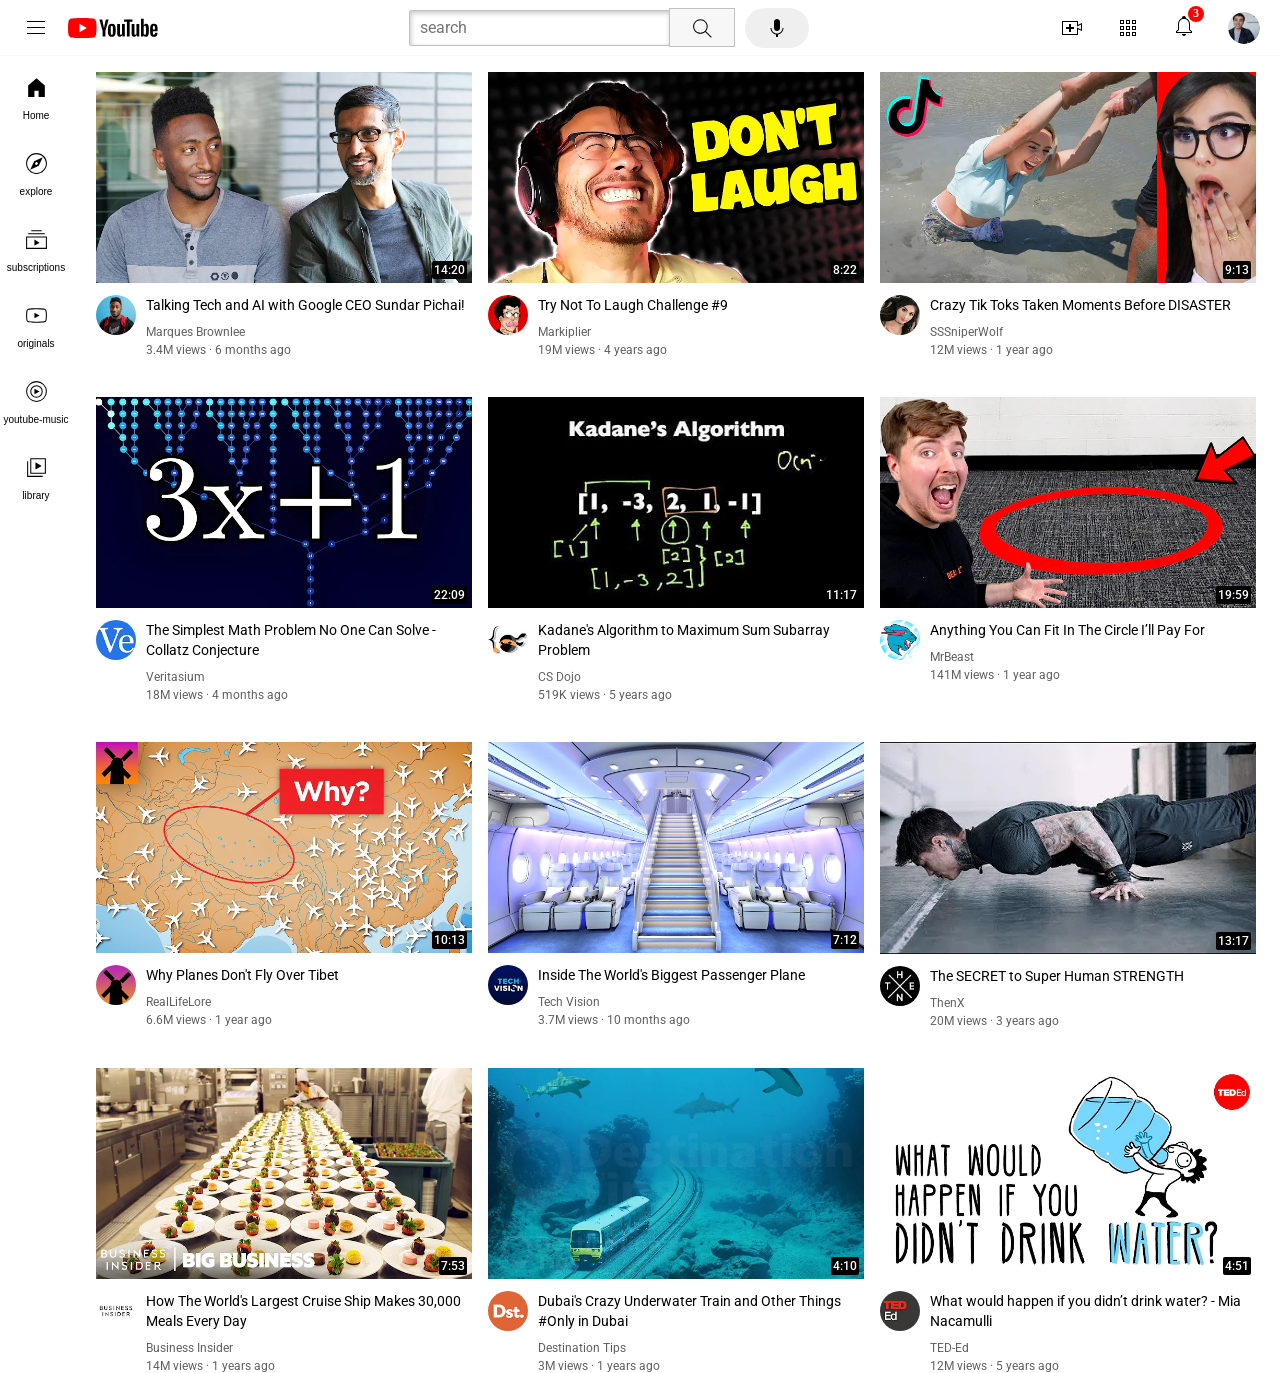
<file: index.html>
<!DOCTYPE html>
    <html>
        <head>
            <title>Youtube.com clone</title>
            <link rel="preconnect" href="https://fonts.googleapis.com">
            <link rel="preconnect" href="https://fonts.gstatic.com" crossorigin>
            <link href="https://fonts.googleapis.com/css2?family=Roboto:ital,wght@0,100..900;1,100..900&display=swap" rel="stylesheet">
            <link rel="stylesheet" href="styles/general.css">
            <link rel="stylesheet" href="styles/video.css">
            <link rel="stylesheet" href="styles/header.css">
            <link rel="stylesheet" href="styles/sidebar.css">
        </head>
        <body>
            <div class="header1">
                <div class="left">
                   
                    <img class="menu" src="logo/hamburger-menu.svg">
                    <img class="home" src="logo/youtube-logo.svg">
                </div>
                <div class="middle">
                    <input class="search" type="text" placeholder="search"> 
                    <button class="searchsvg">
                        <img class="searchicon" src="logo/search.svg">
                        <div class="tooltip">Search</div>
                    </button>
                    <button class="voice">
                        <img class="voiceicon" src="logo/voice-search-icon.svg">
                        <div class="tooltip">Search with your voice</div>
                    </button>
                </div>
                
                <div class="right">
                    <img class="upload" src="logo/upload.svg">
                    <img class="apps" src="logo/youtube-apps.svg">

                    <div class="notification-icon">

                    <img class="notifications" src="logo/notifications.svg">

                    <div class="notifications-count">3</div>

                    </div>
                    <img class="mychannel" src="logo/my-channel (1).jpeg">
                </div>
                
            </div>

            <div class="sidebar">
                <div class="sidebar-link">
                    <img src="logo/home.svg">
                    <div>Home</div>
                </div>
                <div class="sidebar-link">
                    <img src="logo/explore.svg">
                    <div>explore</div>
                </div>
                <div class="sidebar-link">
                    <img src="logo/subscriptions (1).svg">
                    <div>subscriptions</div>
                </div>
                <div class="sidebar-link">
                    <img src="logo/originals.svg">
                    <div>originals</div>
                </div>
                <div class="sidebar-link">
                    <img src="logo/youtube-music.svg">
                    <div>youtube-music</div>
                </div>
                <div class="sidebar-link">
                    <img src="logo/library.svg">
                    <div>library</div>
                </div>
                </div>
            <div class="videogrid">
                <div class="videopre">
                    <div class="thumbnailsrow"> <img class="thumbnails" src="thumbnails/pic1.webp">
                    <div class="videotime">14:20</div>
                    </div>
                    <div class="videoinfogrid" >
                        <div class="channelpic"><img class="profilepic" src="chanelnames/channel-1.jpeg"></div>
                        <div class="videoinfo"> 
                        <p class="video">Talking Tech and AI with Google CEO Sundar Pichai!</p>
                        <p class="videoauth">Marques Brownlee</p>
                        <p class="videostat">3.4M views · 6 months ago</p>
                        </div> 
                    </div>
                    
                </div>
                <div class="videopre">
                    <div class="thumbnailsrow"> <img class="thumbnails" src="thumbnails/pic2.webp">
                        <div class="videotime">8:22</div>
                        </div>
                    <div class="videoinfogrid">
                        <div class="channelpic">
                            <img class="profilepic" src="chanelnames/channel-2.jpeg"></div>
                        <div class="videoinfo"> 
                        <p class="video">
                            Try Not To Laugh Challenge #9</p>
                        <p class="videoauth">Markiplier</p>
                        <p class="videostat">19M views &#183; 4 years ago</p>
                        </div> 
                    </div>
                </div>
                
                
                <div class="videopre">
                    <div class="thumbnailsrow"> <img class="thumbnails" src="thumbnails/pic3.webp">
                        <div class="videotime">9:13</div></div>
                    <div class="videoinfogrid" >
                        <div class="channelpic"><img class="profilepic" src="chanelnames/channel-3.jpeg"></div>
                        <div class="videoinfo"> 
                        <p class="video">Crazy Tik Toks Taken Moments Before DISASTER</p>
                        <p class="videoauth">SSSniperWolf</p>
                        <p class="videostat">12M views · 1 year ago</p>
                        </div> 
                    </div>
                </div>
                <div class="videopre">
                    <div class="thumbnailsrow"> <img class="thumbnails" src="thumbnails/pic4.webp">
                        <div class="videotime">22:09</div></div>
                    <div class="videoinfogrid">
                        <div class="channelpic">
                            <img class="profilepic" src="chanelnames/channel-4.jpeg"></div>
                        <div class="videoinfo"> 
                        <p class="video">
                            
    The Simplest Math Problem No One Can Solve - Collatz Conjecture</p>
                        <p class="videoauth">Veritasium</p>
                        <p class="videostat">18M views · 4 months ago</p>
                        </div> 
                    </div>
                </div>
                <div class="videopre">
                    <div class="thumbnailsrow"> <img class="thumbnails" src="thumbnails/pic5.webp">
                        <div class="videotime">11:17</div></div>
                    <div class="videoinfogrid" >
                        <div class="channelpic"><img class="profilepic" src="chanelnames/channel-5.jpeg"></div>
                        <div class="videoinfo"> 
                        <p class="video">
                            Kadane's Algorithm to Maximum Sum Subarray Problem</p>
                        <p class="videoauth">CS Dojo</p>
                        <p class="videostat">519K views · 5 years ago</p>
                        </div> 
                    </div>
                </div>
                <div class="videopre">
                    <div class="thumbnailsrow"> <img class="thumbnails" src="thumbnails/pic6.webp">
                        <div class="videotime">19:59</div></div>
                    <div class="videoinfogrid">
                        <div class="channelpic">
                            <img class="profilepic" src="chanelnames/channel-6.jpeg"></div>
                        <div class="videoinfo"> 
                        <p class="video">
                        
        Anything You Can Fit In The Circle I’ll Pay For</p>
                        <p class="videoauth">MrBeast</p>
                        <p class="videostat">141M views · 1 year ago</p>
                        </div> 
                    </div>
                </div>
                <div class="videopre">
                    <div class="thumbnailsrow"> <img class="thumbnails" src="thumbnails/pic7.webp">
                        <div class="videotime">10:13</div></div>
                    <div class="videoinfogrid">
                        <div class="channelpic">
                            <img class="profilepic" src="chanelnames/channel-7.jpeg"></div>
                        <div class="videoinfo"> 
                        <p class="video">
                            Why Planes Don't Fly Over Tibet</p>
                        <p class="videoauth">RealLifeLore</p>
                        <p class="videostat">6.6M views · 1 year ago</p>
                        </div> 
                    </div>
                </div>
                <div class="videopre">
                    <div class="thumbnailsrow"> <img class="thumbnails" src="thumbnails/pic8.webp">
                        <div class="videotime">7:12</div></div>
                    <div class="videoinfogrid">
                        <div class="channelpic">
                            <img class="profilepic" src="chanelnames/channel-8.jpeg"></div>
                        <div class="videoinfo"> 
                        <p class="video">
                            
    Inside The World's Biggest Passenger Plane</p>
                        <p class="videoauth">Tech Vision</p>
                        <p class="videostat">3.7M views · 10 months ago</p>
                        </div> 
                    </div>
                </div>
                <div class="videopre">
                    <div class="thumbnailsrow"> <img class="thumbnails" src="thumbnails/pic9.webp">
                        <div class="videotime">13:17</div></div>
                    <div class="videoinfogrid">
                        <div class="channelpic">
                            <img class="profilepic" src="chanelnames/channel-9.jpeg"></div>
                        <div class="videoinfo"> 
                        <p class="video">
                            The SECRET to Super Human STRENGTH</p>
                        <p class="videoauth">ThenX</p>
                        <p class="videostat">20M views &#183; 3 years ago</p>
                        </div> 
                    </div>
                </div>
                <div class="videopre">
                    <div class="thumbnailsrow"> <img class="thumbnails" src="thumbnails/pic10.webp">
                        <div class="videotime">7:53</div></div>
                    <div class="videoinfogrid">
                        <div class="channelpic">
                            <img class="profilepic" src="chanelnames/channel-10.jpeg"></div>
                        <div class="videoinfo"> 
                        <p class="video">
                        
    How The World's Largest Cruise Ship Makes 30,000 Meals Every Day</p>
                        <p class="videoauth">Business Insider</p>
                        <p class="videostat">14M views &#183; 1 years ago</p>
                        </div> 
                    </div>
                </div>
                <div class="videopre">
                    <div class="thumbnailsrow"> <img class="thumbnails" src="thumbnails/pic11.webp">
                        <div class="videotime">4:10</div></div>
                    <div class="videoinfogrid">
                        <div class="channelpic">
                            <img class="profilepic" src="chanelnames/channel-11.jpeg"></div>
                        <div class="videoinfo"> 
                        <p class="video">
                            Dubai's Crazy Underwater Train and Other Things #Only in Dubai</p>
                        <p class="videoauth">Destination Tips</p>
                        <p class="videostat">3M views &#183; 1 years ago</p>
                        </div> 
                    </div>
                </div>
                <div class="videopre">
                    <div class="thumbnailsrow"> <img class="thumbnails" src="thumbnails/pic12.webp">
                        <div class="videotime">4:51</div></div>
                    <div class="videoinfogrid">
                        <div class="channelpic">
                            <img class="profilepic" src="chanelnames/channel-12.jpeg"></div>
                        <div class="videoinfo"> 
                        <p class="video">
                            What would happen if you didn’t drink water? - Mia Nacamulli</p>
                        <p class="videoauth">TED-Ed</p>
                        <p class="videostat">12M views &#183; 5 years ago</p>
                        </div> 
                    </div>
                </div>
                
                
            
            </div>
            
        
        </body>
    </html>
</file>
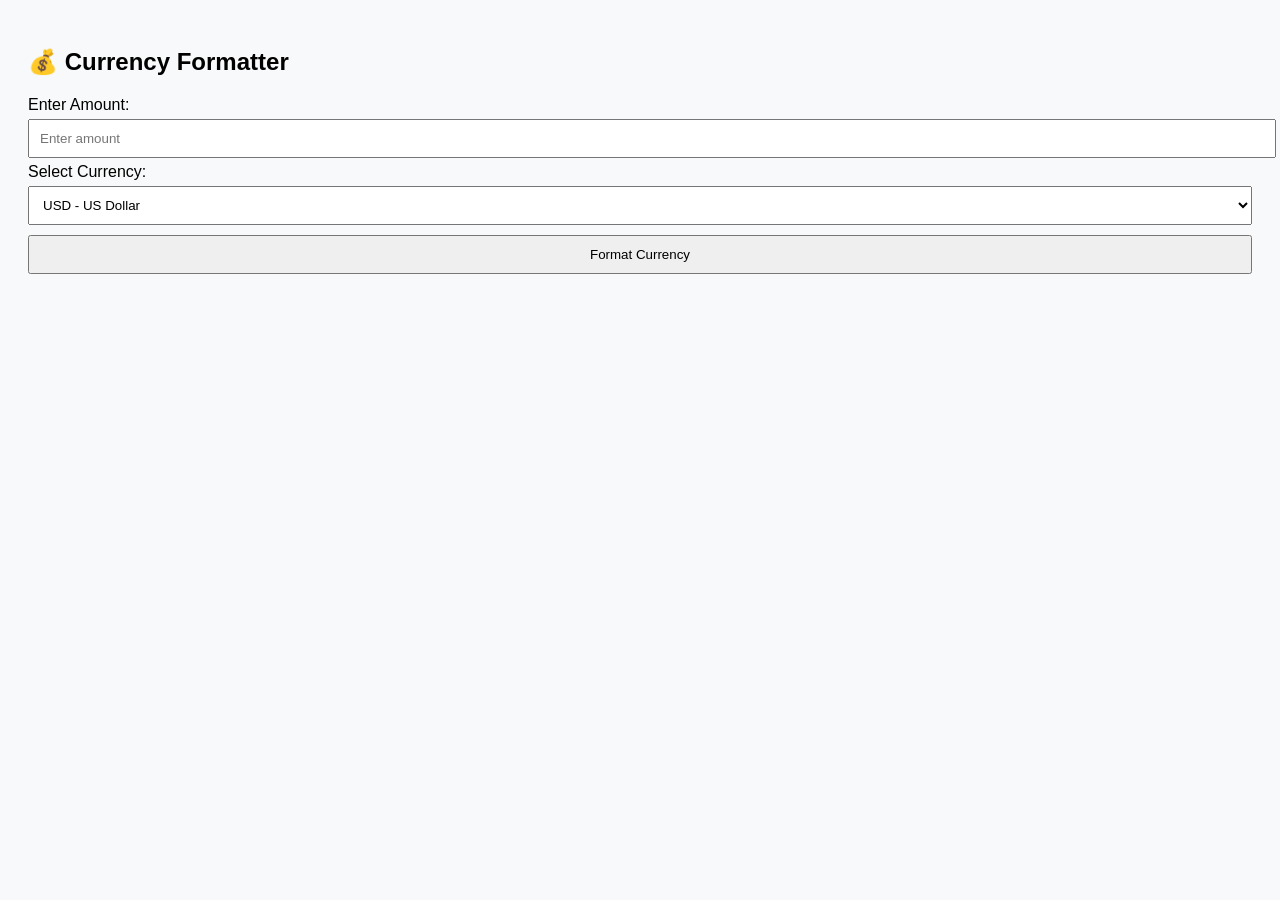
<file: currency_Formatter.html>
<!DOCTYPE html>
<html>
<head>
  <title>Currency Formatter</title>
  <style>
    body {
      font-family: Arial;
      padding: 20px;
      background: #f8f9fa;
    }
    input, select, button {
      padding: 10px;
      margin: 5px 0;
      width: 100%;
    }
    .output {
      font-size: 1.2rem;
      margin-top: 15px;
      color: green;
    }
  </style>
</head>
<body>

  <h2>💰 Currency Formatter</h2>

  <label>Enter Amount:</label>
  <input type="number" id="amount" placeholder="Enter amount" />

  <label>Select Currency:</label>
  <select id="currencyCode">
    <option value="USD">USD - US Dollar</option>
    <option value="INR">INR - Indian Rupee</option>
    <option value="EUR">EUR - Euro</option>
    <option value="GBP">GBP - British Pound</option>
    <option value="JPY">JPY - Japanese Yen</option>
    <option value="AUD">AUD - Australian Dollar</option>
    <option value="CAD">CAD - Canadian Dollar</option>
  </select>

  <button onclick="formatAndShow()">Format Currency</button>

  <div class="output" id="result"></div>

  <script>
    function formatCurrency(amount, currencyCode) {
      const currencyLocales = {
        USD: 'en-US',
        INR: 'en-IN',
        EUR: 'de-DE',
        GBP: 'en-GB',
        JPY: 'ja-JP',
        AUD: 'en-AU',
        CAD: 'en-CA'
      };

      const locale = currencyLocales[currencyCode] || 'en-US';

      return new Intl.NumberFormat(locale, {
        style: 'currency',
        currency: currencyCode,
        minimumFractionDigits: 2,
        maximumFractionDigits: 2
      }).format(amount);
    }

    function formatAndShow() {
      const amount = parseFloat(document.getElementById("amount").value);
      const code = document.getElementById("currencyCode").value;

      if (isNaN(amount)) {
        document.getElementById("result").innerText = "Please enter a valid amount.";
        return;
      }

      const result = formatCurrency(amount, code);
      document.getElementById("result").innerText = `Formatted Value: ${result}`;
    }
  </script>

</body>
</html>
</file>
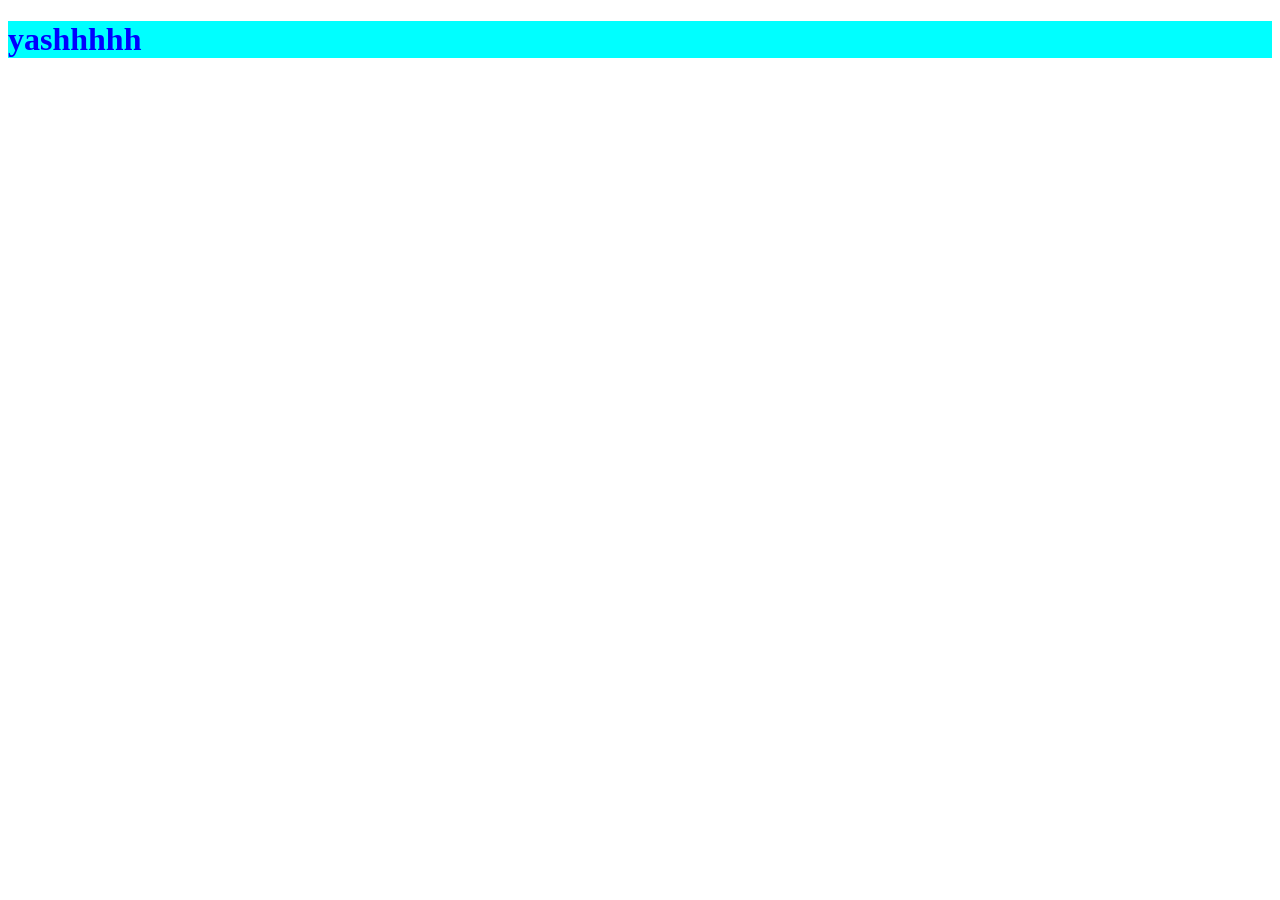
<file: new.html>
<!DOCTYPE html>
<html lang="en">
<head>
    <meta charset="UTF-8">
    <meta name="viewport" content="width=device-width, initial-scale=1.0">
    <title>Document</title>
    <style>
        
        #myid{
            color: brown;
        }
    </style>
</head>
<body>
    <h1 id="myid" style="color:blue;background-color:aqua">yashhhhh</h1>
</body>
</html>
</file>
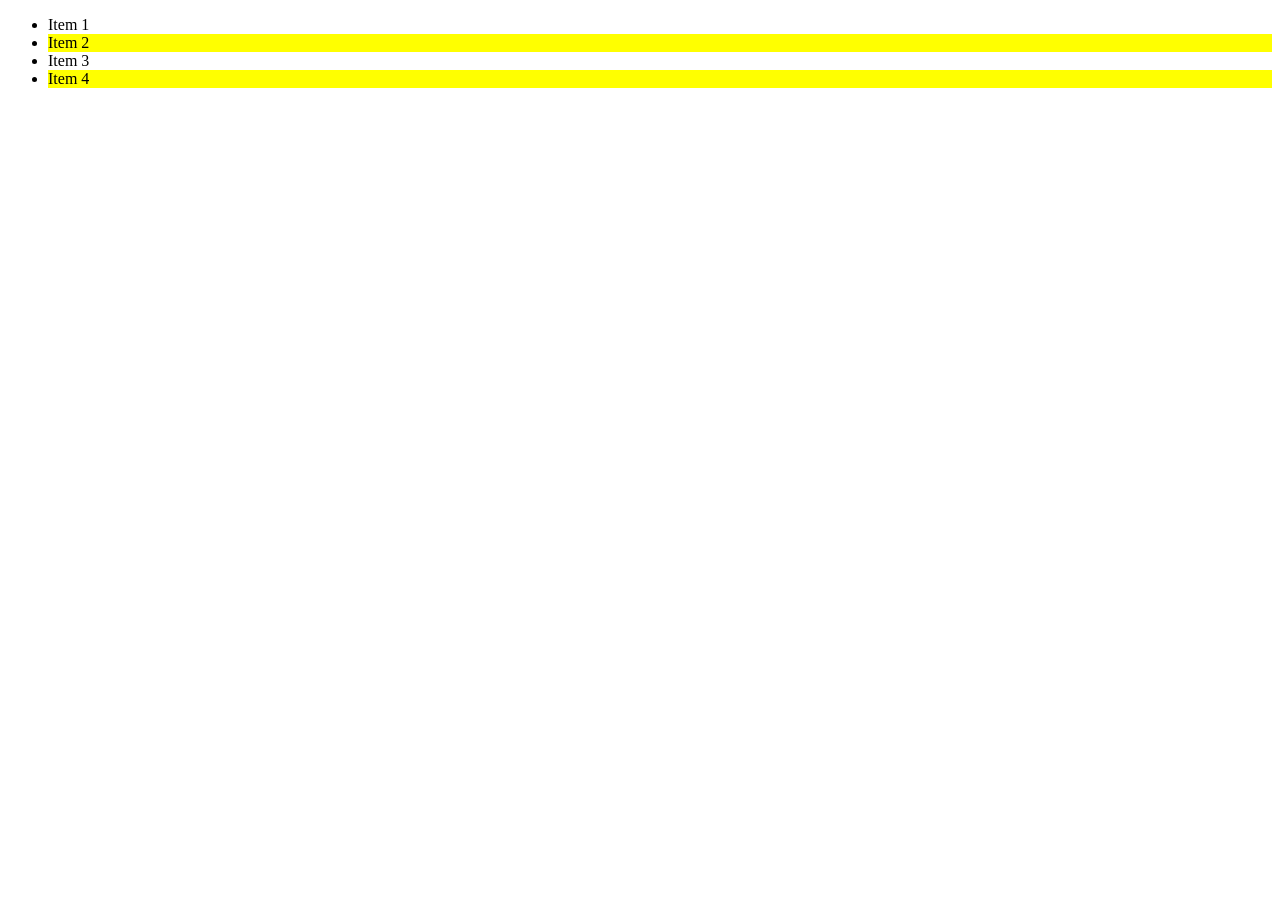
<file: Question_3.html>
<!DOCTYPE html>
<html lang="en">
    <head>
        <title>Question_3</title>
        <style>
            .highlight {
            background-color: yellow;
            }
        </style>
    </head>
    <body>
        <ul id="myList">
            <li>Item 1</li>
            <li>Item 2</li>
            <li>Item 3</li>
            <li>Item 4</li>
        </ul>
        
        <script>
            let items = document.querySelectorAll('#myList li');
        
            // Log text content
            items.forEach((item,index) => {
            console.log(`Item ${1+index}:`, item.textContent);
        
            // Add highlight to every second item
            if ((index + 1) % 2 === 0) {
                item.classList.add("highlight");
            }
            });
        
            // Log total count
            console.log("Total list items:", items.length);
        </script>
    </body>
</html>
</file>
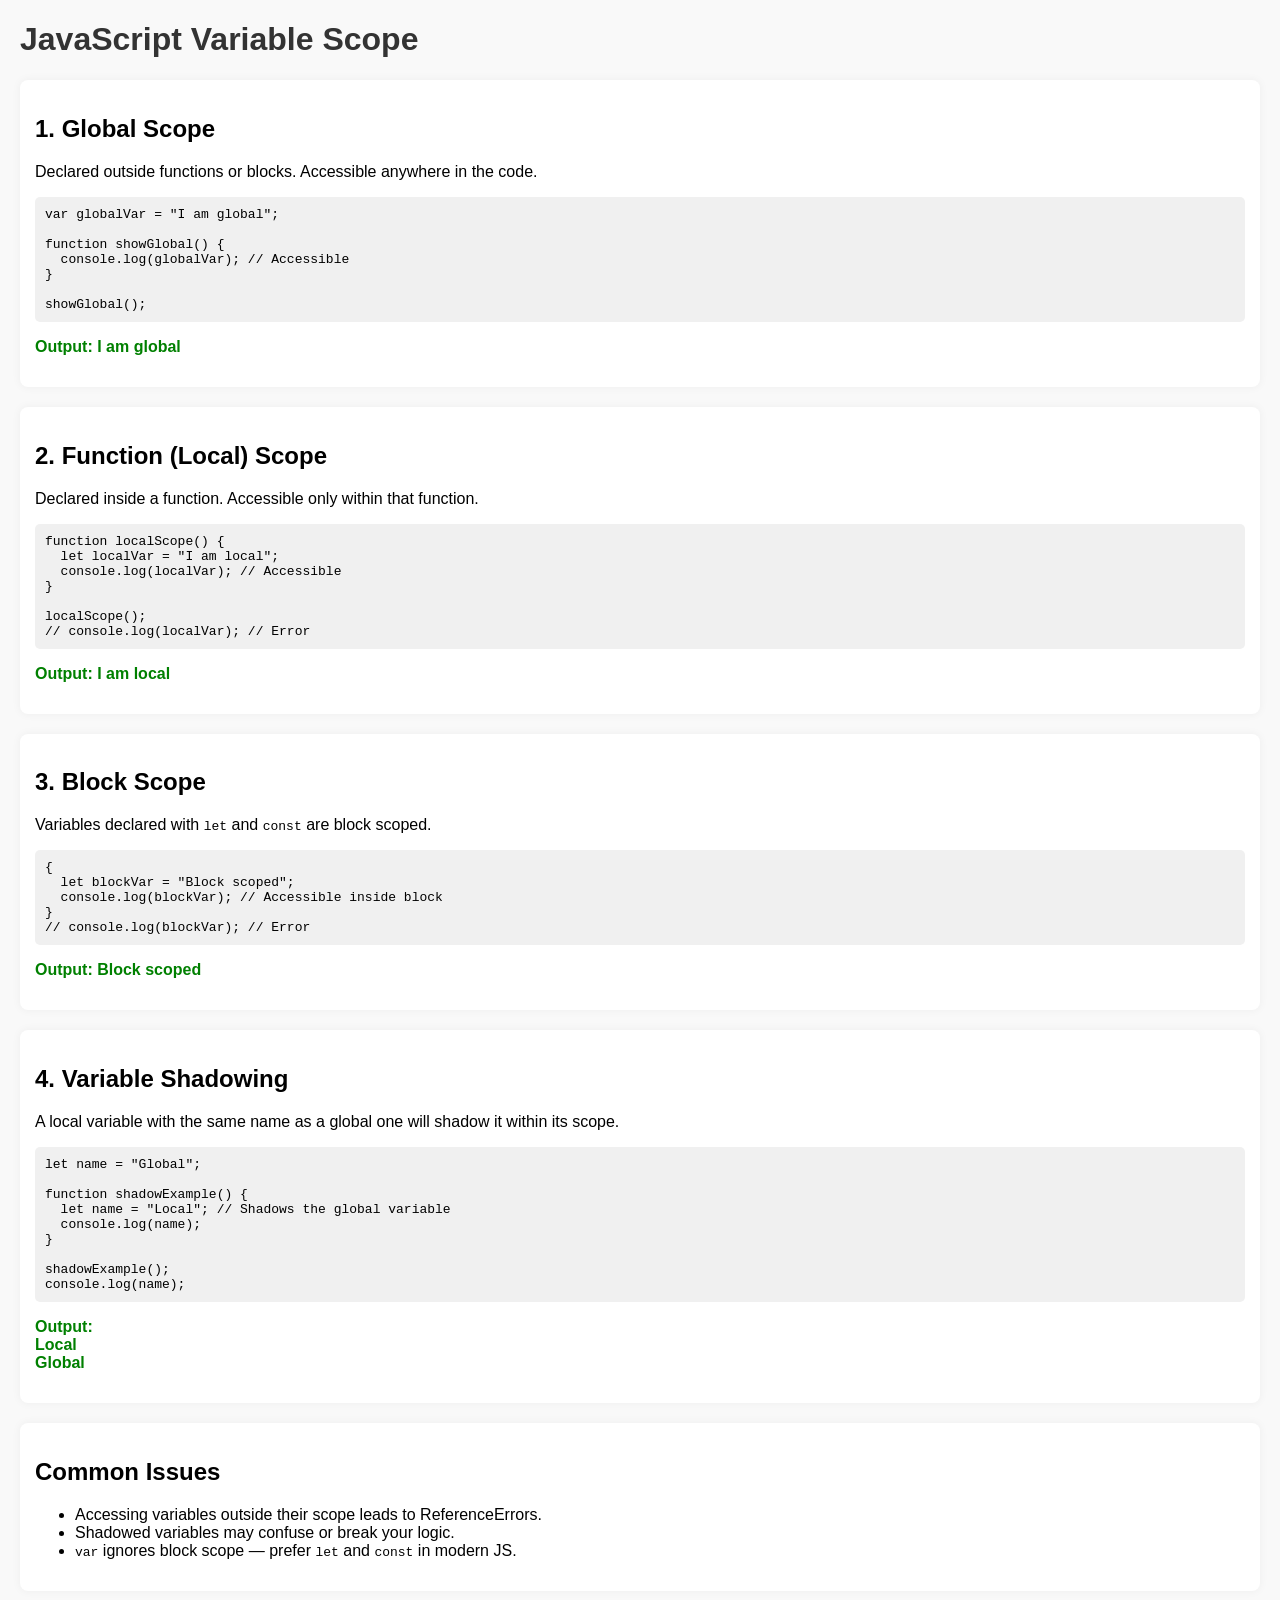
<file: Question_4.html>
<!DOCTYPE html>
<html lang="en">
<head>
  <meta charset="UTF-8">
  <meta name="viewport" content="width=device-width, initial-scale=1.0">
  <title>JavaScript Variable Scope Explained</title>
  <style>
    body {
      font-family: Arial, sans-serif;
      margin: 20px;
      background-color: #f9f9f9;
    }
    h1 {
      color: #333;
    }
    .section {
      background: #fff;
      padding: 15px;
      border-radius: 8px;
      box-shadow: 0 0 10px rgba(0,0,0,0.05);
      margin-bottom: 20px;
    }
    pre {
      background: #f0f0f0;
      padding: 10px;
      border-radius: 5px;
      overflow-x: auto;
    }
    .output {
      color: green;
      font-weight: bold;
    }
  </style>
</head>
<body>
  <h1>JavaScript Variable Scope</h1>

  <div class="section">
    <h2>1. Global Scope</h2>
    <p>Declared outside functions or blocks. Accessible anywhere in the code.</p>
    <pre><code>var globalVar = "I am global";

function showGlobal() {
  console.log(globalVar); // Accessible
}

showGlobal();</code></pre>
    <p class="output">Output: I am global</p>
  </div>

  <div class="section">
    <h2>2. Function (Local) Scope</h2>
    <p>Declared inside a function. Accessible only within that function.</p>
    <pre><code>function localScope() {
  let localVar = "I am local";
  console.log(localVar); // Accessible
}

localScope();
// console.log(localVar); // Error</code></pre>
    <p class="output">Output: I am local</p>
  </div>

  <div class="section">
    <h2>3. Block Scope</h2>
    <p>Variables declared with <code>let</code> and <code>const</code> are block scoped.</p>
    <pre><code>{
  let blockVar = "Block scoped";
  console.log(blockVar); // Accessible inside block
}
// console.log(blockVar); // Error</code></pre>
    <p class="output">Output: Block scoped</p>
  </div>

  <div class="section">
    <h2>4. Variable Shadowing</h2>
    <p>A local variable with the same name as a global one will shadow it within its scope.</p>
    <pre><code>let name = "Global";

function shadowExample() {
  let name = "Local"; // Shadows the global variable
  console.log(name);
}

shadowExample();
console.log(name);</code></pre>
    <p class="output">Output:<br>Local<br>Global</p>
  </div>

  <div class="section">
    <h2>Common Issues</h2>
    <ul>
      <li>Accessing variables outside their scope leads to ReferenceErrors.</li>
      <li>Shadowed variables may confuse or break your logic.</li>
      <li><code>var</code> ignores block scope — prefer <code>let</code> and <code>const</code> in modern JS.</li>
    </ul>
  </div>

</body>
</html>
</file>
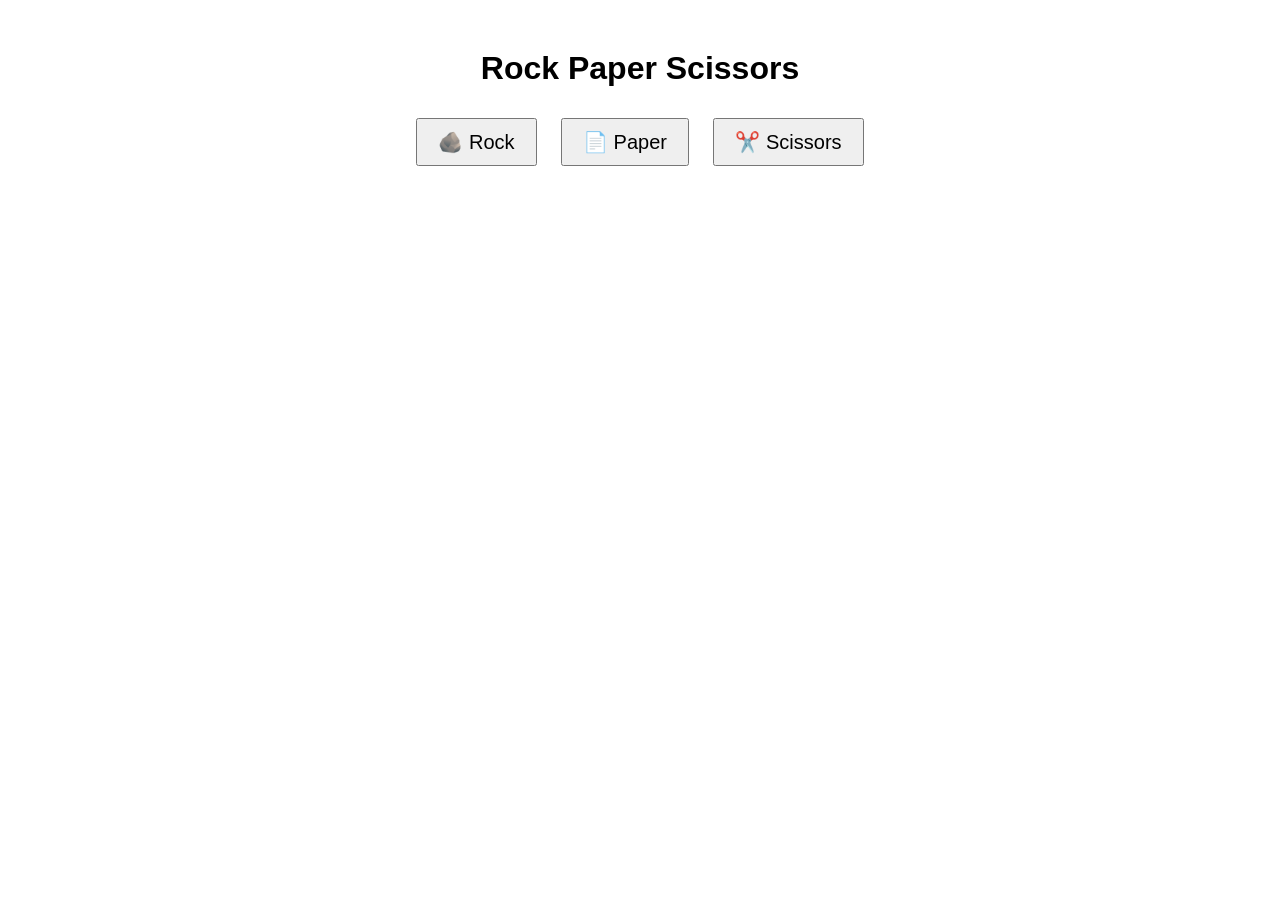
<file: threeImagegame.html>
<!DOCTYPE html>
<html lang="en">
<head>
  <meta charset="UTF-8">
  <title>Rock Paper Scissors</title>
  <style>
    body {
      text-align: center;
      font-family: Arial;
      margin-top: 50px;
    }
    button {
      font-size: 20px;
      margin: 10px;
      padding: 10px 20px;
      cursor: pointer;
    }
    #result {
      margin-top: 30px;
      font-size: 24px;
    }
  </style>
</head>
<body>

  <h1>Rock Paper Scissors</h1>
  <button onclick="play('rock')">🪨 Rock</button>
  <button onclick="play('paper')">📄 Paper</button>
  <button onclick="play('scissors')">✂️ Scissors</button>

  <div id="result"></div>

  <script>
    function play(userChoice) {
      const choices = ['rock', 'paper', 'scissors'];
      const computerChoice = choices[Math.floor(Math.random() * 3)];

      let result = '';

      if (userChoice === computerChoice) {
        result = "It's a draw! 🤝";
      } else if (
        (userChoice === 'rock' && computerChoice === 'scissors') ||
        (userChoice === 'paper' && computerChoice === 'rock') ||
        (userChoice === 'scissors' && computerChoice === 'paper')
      ) {
        result = `You Win! 🎉`;
      } else {
        result = `You Lose! 😢`;
      }
      
      document.getElementById('result').innerText = result;
    }
  </script>

</body>
</html>
</file>
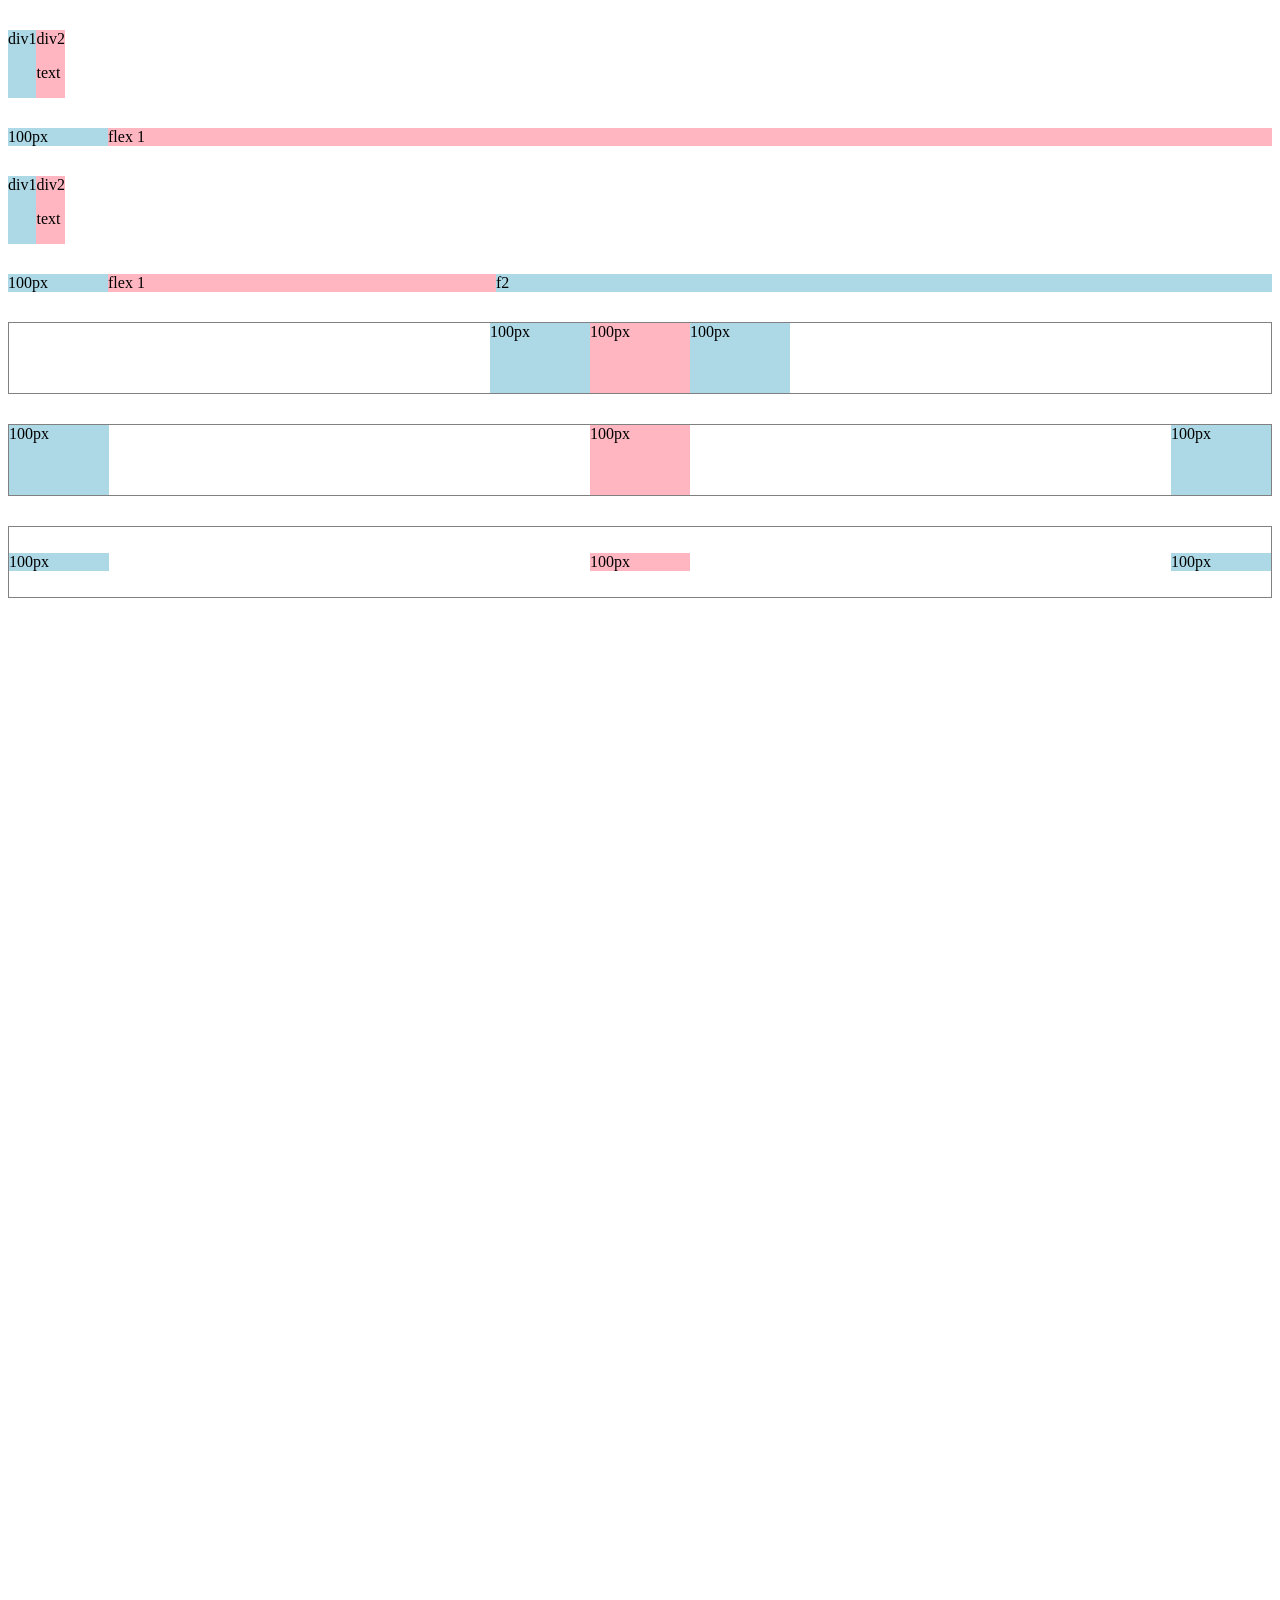
<file: logo/flex.html>
<!DOCTYPE html>
<html>
    <head></head>
    <body style="padding-bottom: 1000px;">
        <div style="
        margin-top: 30px;
            display: flex;
            flex-direction: row;">
            <div style="background-color: lightblue;">div1</div>
            <div style="background-color: lightpink;">div2<p>text</p></div>
        </div> 
            <div style="
            margin-top: 30px;
            display: flex;
            flex-direction: row;">
            <div style="background-color: lightblue;
            width: 100px;">100px</div>
            <div style="background-color: lightpink;
            flex: 1;">flex 1</div>
        </div> 
        <div style="
        margin-top: 30px;
            display: flex;
            flex-direction: row;">
            <div style="background-color: lightblue;">div1</div>
            <div style="background-color: lightpink;">div2<p>text</p></div>
        </div> 
            <div style="
            margin-top: 30px;
            display: flex;
            flex-direction: row;">
            <div style="background-color: lightblue;
            width: 100px;">100px</div>
            <div style="background-color: lightpink;
            flex: 1;">flex 1</div>
             <div style="background-color: lightblue;
            flex: 2;">f2</div>
        </div>
    </div> 
        <div style="
        margin-top: 30px;
        height: 70px;
        border-width: 1px;
        border-style: solid;
        border-color: grey;
        display: flex;
        flex-direction: row;
        justify-content: center;">
        <div style="background-color: lightblue;
        width: 100px;">100px</div>
        <div style="background-color: lightpink;
        width: 100px;">100px</div>
        <div style="background-color: lightblue;
        width: 100px;">100px</div>
    </div>
        <div style="
        margin-top: 30px;
        height: 70px;
        border-width: 1px;
        border-style: solid;
        border-color: grey;
        display: flex;
        flex-direction: row;
        justify-content: space-between;">
        <div style="background-color: lightblue;
        width: 100px;">100px</div>
        <div style="background-color: lightpink;
        width: 100px;">100px</div>
        <div style="background-color: lightblue;
        width: 100px;">100px</div>
    </div>
    <div style="
    margin-top: 30px;
    height: 70px;
    border-width: 1px;
    border-style: solid;
    border-color: grey;
    display: flex;
    flex-direction: row;
    justify-content: space-between;
    align-items: center;">
    <div style="background-color: lightblue;
    width: 100px;">100px</div>
    <div style="background-color: lightpink;
    width: 100px;">100px</div>
    <div style="background-color: lightblue;
    width: 100px;">100px</div>
</div>
    </body>
</html>
</file>
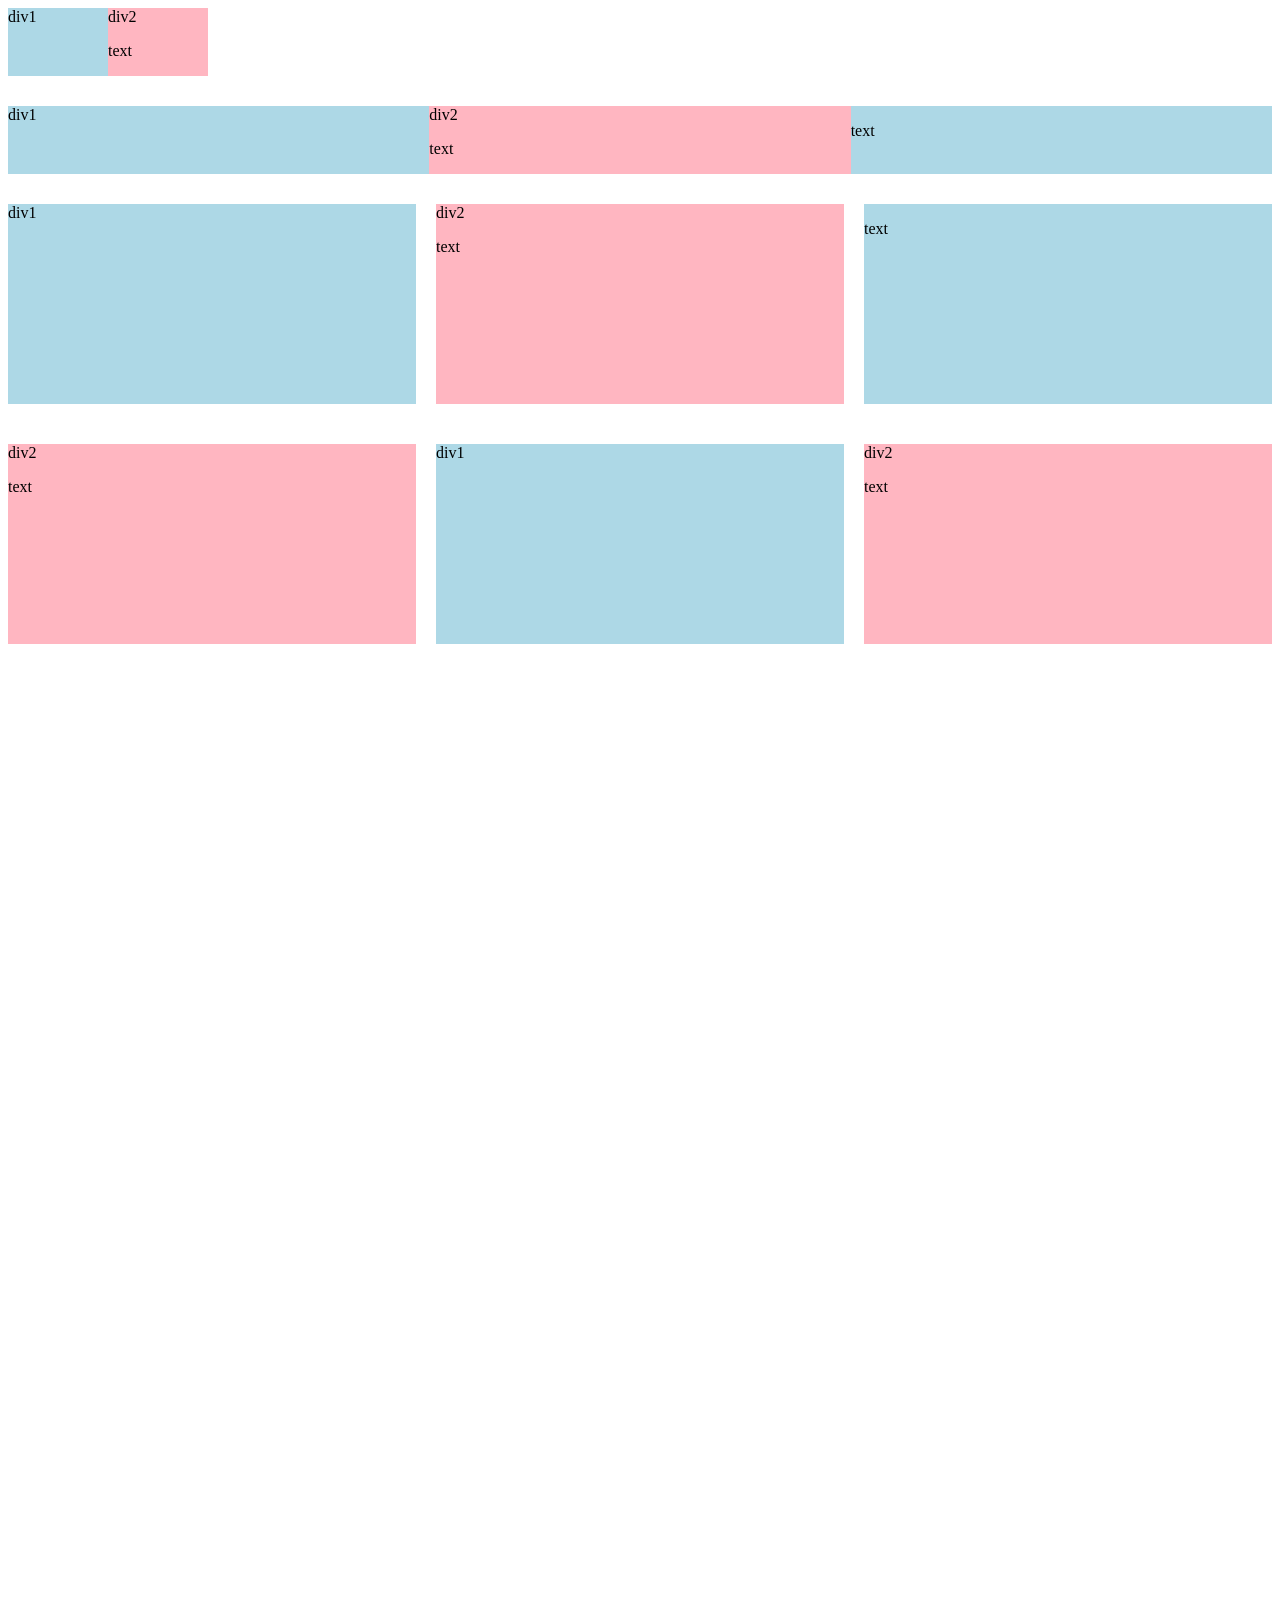
<file: logo/grid.html>
<!DOCTYPE html>
<html>
    <head>
        <title> Grid practice</title>
    </head>
    <body style="padding-bottom: 1000px;">
        <div style="
            display: grid;
            grid-template-columns: 100px 100px;
            ">
            <div style="background-color: lightblue;">div1</div>
            <div style="background-color: lightpink;">div2<p>text</p></div>
            </div>

            <div style="
            margin-top: 30px;
            display: grid;
            grid-template-columns: 1fr 1fr 1fr;
            ">
            <div style="background-color: lightblue;">div1</div>
            <div style="background-color: lightpink;">div2<p>text</p></div>
            <div style="background-color: lightblue;"><p>text</p></div>

            
            </div>
            <div style="
            margin-top: 30px;
            display: grid;
            grid-template-columns: 1fr 1fr 1fr;
            column-gap: 20px;
            row-gap: 40px;
            ">
            <div style="background-color: lightblue; height: 200px;">div1</div>
            <div style="background-color: lightpink; height: 200px;">div2<p>text</p></div>
            <div style="background-color: lightblue; height: 200px;"><p>text</p></div>
            <div style="background-color: lightpink; height: 200px;">div2<p>text</p></div>
            <div style="background-color: lightblue; height: 200px;">div1</div>
            <div style="background-color: lightpink; height: 200px;">div2<p>text</p></div>
          
            
            </div>
    </body>
</html>
</file>
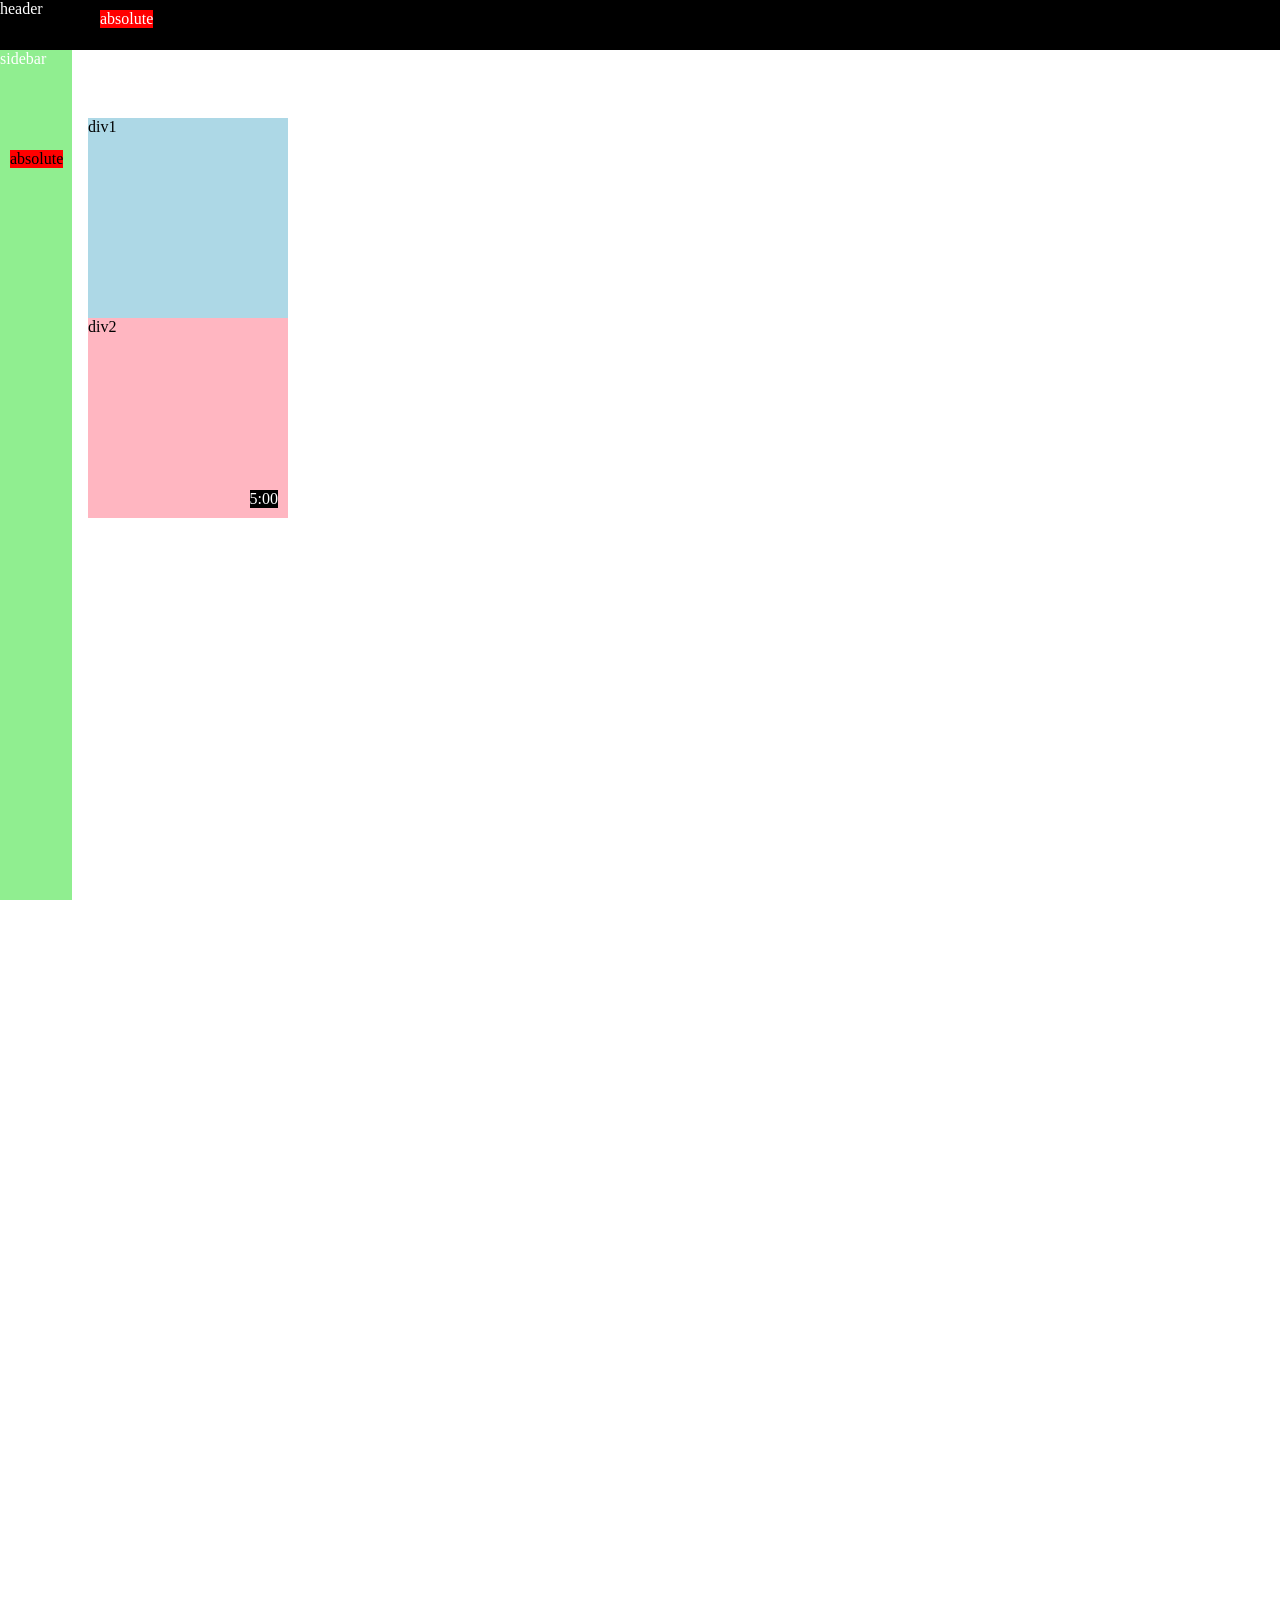
<file: styles/position.html>
<!DOCTYPE html>
        <html>
            <head>
                <title>position practice</title>
            </head>
            <body style="height: 3000px;
            padding-top: 60px;
            padding-left: 80px;
            ">
                <div style="background-color: black;
                color: white;
                position: fixed;
                top: 0px;
                left: 0px;
                right: 0px;
                height: 50px;
                z-index: 1;">header</div>

                <div style="background-color: lightgreen;
                color: white;
                position: fixed;
                left: 0;
                bottom: 0;
                top: 50px;
                width: 72px;
                ">sidebar
                <div style="position: absolute;
                background-color: red;
                color: black;
                left: 10px;
                top: 100px;
                z-index: 2;
                ">absolute</div></div>
                <div style="position: absolute;
                background-color: red;
                color: white;
                left: 100px;
                top: 10px;
                z-index: 2;
                ">absolute</div>

                <div style="background-color: lightblue;
                height: 200px;
                width: 200px;
                position: static;
                margin-top: 50px;
            ">div1</div>
                <div style="background-color: lightpink;
                height: 200px;
                width: 200px;
                position: relative;
                ">div2
                    <div style="position: absolute;
                    background-color: black;
                    color: white;
                    bottom: 10px;
                    right: 10px;
                    ">5:00</div></div>
                </body>
            </html>
</file>
<file: styles/general.css>
p{
    font-family: Roboto,arial;
    margin-top: 0px;
    margin-bottom: 0px;
   
}
body{
    margin: 0;
    padding-top: 72px;
    padding-left: 96px;
    margin-right:24px ;
    background-color: rgb(255, 255, 255);
}
</file>
<file: styles/video.css>
.thumbnails{ 
    width: 100%;
    
}


.video{
margin-top: 0px;
    font-size: 14px;
    font-family: 500;
    line-height: 20px;
    margin-bottom: 10px;
}

.videoinfogrid
{
    display: grid;
    grid-template-columns: 50px 1fr;
    
}

.profilepic{
    width: 40px;
    border-radius: 50px;

}
.thumbnailsrow{
    margin-bottom: 8px;
    position: relative;
}
.videoauth,.videostat{
    font-size: 12px;
    color: rgb(96,96,96);
}
.videoauth{
    margin-bottom: 4px;
}
.videogrid{
    display: grid;
    grid-template-columns: 1fr 1fr 1fr;
    column-gap: 16px;
    row-gap: 40px;
}
.videotime{
    font-family: Roboto,arial;
    font-weight: 500;
    font-size: 12px;
    padding: 2px;
    background-color: black;
    color: white;
    position: absolute;
    border-radius: 2px;
    bottom: 8px;
    right: 5px;
}
</file>
<file: styles/header.css>
.header1 {
    height: 55px;
    display: flex;
    flex-direction: row;
    justify-content: space-between;
    position: fixed;
    top: 0;
    left: 0;
    right: 0;
    background-color: white;
    border-bottom: 1px solid rgb(248, 248, 248);
    z-index: 100;
}

.left {
    display: flex;
    justify-content: center;
    align-items: center;
}

.menu {
    height: 24px;
    margin-left: 24px;
    margin-right: 20px;
}

.home {
    height: 20px;
}

.middle {
    flex: 1;
    margin-left: 30px;
    height: 100%;
    max-width: 400px;
    display: flex;
    align-items: center;
}

.searchsvg {
    height: 39px;
    width: 66px;
    background-color: rgb(247, 247, 247);
    border: 1px solid rgb(192, 192, 192);
    margin-left: -1px;
    margin-right: 10px;
    position: relative; /* Ensures the tooltip positions correctly */
}

.searchsvg .tooltip,
.voice .tooltip {
    position: absolute;
    background-color: grey;
    color: white;
    padding: 4px;
    border-radius: 2px;
    font-size: 12px;
    bottom: -30px;
    opacity: 0;
    transition: opacity 0.15s;
    pointer-events: none;
    white-space: nowrap;
}

.searchsvg:hover .tooltip,
.voice:hover .tooltip {
    opacity: 1;
}

.searchicon {
    height: 25px;
    margin-top: 4px;
}

.search {
    flex: 1;
    height: 36px;
    padding-left: 10px;
    font-size: 16px;
    border: 1px solid rgb(192, 192, 192);
    border-radius: 2px;
    box-shadow: inset 1px 2px 5px rgba(144, 144, 144, 0.5);
    width: 0;
    box-sizing: border-box; /* Ensures consistent width */
}

.search::placeholder {
    font-family: Roboto, Arial;
    font-size: 16px;
}

.voice {
    height: 40px;
    width: 64px;
    border-radius: 20px;
    border: none; /* Removed unnecessary border-color */
}

.voiceicon {
    position: relative;
    height: 24px;
    margin-top: 4px;
}

.right {
    width: 200px;
    display: flex;
    align-items: center;
    justify-content: space-between;
    flex-shrink: 0; /* Fixed syntax */
    margin-left: 30px;
    margin-right: 20px;
}

.upload,
.apps,
.notifications {
    height: 24px;
}

.notification-icon {
    position: relative;
}

.notifications-count {
    position: absolute;
    top: 0;
    right: 0;
    background-color: red;
    color: white;
    font-size: 12px;
    font-weight: bold;
    border-radius: 50%;
    width: 16px;
    height: 16px;
    display: flex;
    justify-content: center;
    align-items: center;
    transform: translate(50%, -50%);
}

.mychannel {
    height: 32px;
    border-radius: 20px;
}
</file>
<file: styles/sidebar.css>
.sidebar{
    position: fixed;
    left: 0;
    bottom: 0;
    top: 55px;
    background-color: white;
    width: 72px;
    padding-top: 5px;
}
.sidebar-link{
    
    height: 76px;
    display: flex;
    justify-content: center;
    align-items: center;
    flex-direction: column;
    gap: 10px;
    cursor: pointer;
}
.sidebar-link:hover{
    background-color: rgb(239, 239, 239);
}
.sidebar-link img{
    height: 25px;
}
.sidebar-link div{
    font-family: Rooto,arial;
    font-size: 10px;
}
</file>
